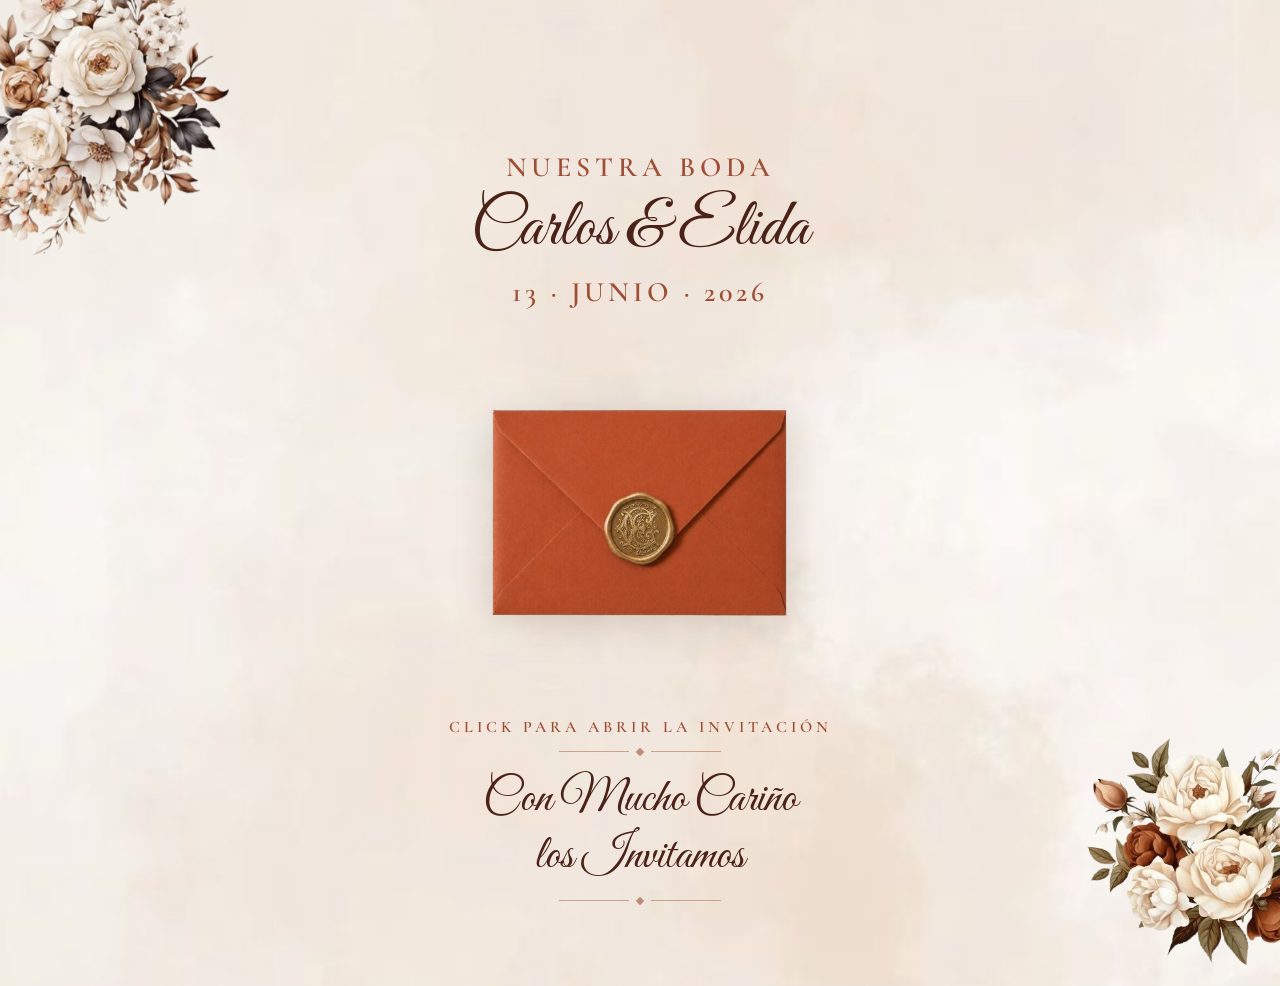
<file: sobre-general.html>
<!doctype html>
<html lang="es">
  <head>
    <meta charset="UTF-8" />
    <meta name="viewport" content="width=device-width, initial-scale=1.0" />

    <!-- Open Graph / WhatsApp Preview -->
    <meta property="og:type" content="website" />
    <meta property="og:url" content="https://bodacarlosyelida.netlify.app/sobre-general.html" />
    <meta property="og:title" content="Carlos &amp; Elida · 13 de Junio 2026" />
    <meta property="og:description" content="Con Mucho Cariño los Invitamos 💌" />
    <meta property="og:image" content="https://bodacarlosyelida.netlify.app/assets/img/novios/foto4.JPG" />
    <meta property="og:image:width" content="1200" />
    <meta property="og:image:height" content="630" />
    <meta property="og:locale" content="es_GT" />
    <meta name="twitter:card" content="summary_large_image" />
    <meta name="twitter:title" content="Carlos &amp; Elida · 13 de Junio 2026" />
    <meta name="twitter:description" content="Con Mucho Cariño los Invitamos 💌" />
    <meta name="twitter:image" content="https://bodacarlosyelida.netlify.app/assets/img/novios/foto4.JPG" />

    <link rel="preconnect" href="https://fonts.googleapis.com" />
    <link rel="preconnect" href="https://fonts.gstatic.com" crossorigin />
    <link href="https://fonts.googleapis.com/css2?family=Great+Vibes&family=Cormorant+Garamond:ital,wght@0,300;0,400;0,600;1,300;1,400&display=swap" rel="stylesheet" />
    <title>Boda Carlos &amp; Elida</title>

    <style>
      *, *::before, *::after { box-sizing: border-box; margin: 0; padding: 0; }

      :root {
        --terracota: #9e4e35;
        --terracota-dark: #4a2218;
        --sobre-w: clamp(180px, 62vw, 340px);
      }

      html { height: 100%; }

      body {
        min-height: 100dvh;
        width: 100%;
        overflow-x: hidden;
        overflow-y: auto;
        font-family: 'Cormorant Garamond', Georgia, serif;
        background-color: #f5ece3;
        background-image: url('./assets/img/fondos/fondo1.jpg');
        background-size: cover;
        background-position: center center;
        background-repeat: no-repeat;
        background-attachment: fixed;
      }

      .flor-izq {
        position: fixed;
        top: clamp(-180px, -28vw, -100px);
        left: clamp(-70px, -10vw, -40px);
        width: clamp(130px, 42vw, 300px);
        height: auto;
        pointer-events: none;
        z-index: 0;
        transform: scaleX(-1);
      }

      .flor-der {
        position: fixed;
        bottom: clamp(-80px, -12vw, -40px);
        right: clamp(-50px, -8vw, -20px);
        width: clamp(120px, 40vw, 250px);
        height: auto;
        pointer-events: none;
        z-index: 0;
      }

      .pagina {
        position: relative;
        z-index: 1;
        min-height: 100dvh;
        display: flex;
        flex-direction: column;
        align-items: center;
        justify-content: center;
        text-align: center;
        padding: clamp(80px, 18vw, 150px) 24px clamp(40px, 8vw, 80px);
        gap: clamp(2px, 1.2vw, 10px);
      }

      .pretitulo {
        font-size: clamp(0.9rem, 3.8vw, 1.74rem);
        font-weight: 600;
        letter-spacing: 5px;
        text-transform: uppercase;
        color: var(--terracota);
        animation: fadeDown 1s cubic-bezier(0.16, 1, 0.3, 1) both;
      }

      .nombres {
        font-family: 'Great Vibes', cursive;
        font-size: clamp(2.6rem, 16vw, 4.2rem);
        color: var(--terracota-dark);
        line-height: 1.05;
        animation: fadeDown 1s cubic-bezier(0.16, 1, 0.3, 1) 0.1s both;
      }

      .fecha {
        font-size: clamp(0.9rem, 3.8vw, 1.76rem);
        font-weight: 600;
        letter-spacing: 4px;
        text-transform: uppercase;
        color: var(--terracota);
        animation: fadeDown 1s cubic-bezier(0.16, 1, 0.3, 1) 0.2s both;
      }

      .sobre-wrapper {
        position: relative;
        display: inline-block;
        margin-top: clamp(8px, 2.5vw, 24px);
        animation: fadeUp 1.1s cubic-bezier(0.16, 1, 0.3, 1) 0.3s both;
      }

      .sobre-img {
        width: var(--sobre-w);
        height: auto;
        display: block;
        filter: drop-shadow(0 6px 20px rgba(92, 53, 40, 0.22));
        pointer-events: none;
      }

      .boton-area {
        position: absolute;
        top: 35%;
        left: 50%;
        transform: translateX(-50%);
        width: 28%;
        aspect-ratio: 1;
        border-radius: 50%;
        cursor: pointer;
        z-index: 2;
        -webkit-tap-highlight-color: transparent;
        transition: transform 0.22s cubic-bezier(0.16, 1, 0.3, 1);
      }

      .boton-area:hover  { transform: translateX(-50%) scale(1.08); }
      .boton-area:active { transform: translateX(-50%) scale(0.95); }
      .boton-area:focus-visible {
        outline: 2px solid var(--terracota);
        outline-offset: 4px;
      }

      .reservado-bloque {
        display: flex;
        flex-direction: column;
        align-items: center;
        gap: clamp(6px, 2vw, 10px);
        margin-top: clamp(14px, 4vw, 24px);
        animation: fadeUp 1.1s cubic-bezier(0.16, 1, 0.3, 1) 0.5s both;
      }

      .click-texto {
        font-size: clamp(0.72rem, 2.8vw, 1rem);
        font-weight: 600;
        letter-spacing: 4px;
        text-transform: uppercase;
        color: var(--terracota);
      }

      .mensaje-principal {
        font-family: 'Great Vibes', cursive;
        font-size: clamp(2rem, 10vw, 3rem);
        color: var(--terracota-dark);
        line-height: 1.2;
        margin-top: 4px;
      }

      .ornamento {
        display: flex;
        align-items: center;
        gap: 8px;
        margin: 2px 0;
      }
      .ornamento-linea {
        width: clamp(40px, 10vw, 70px);
        height: 1px;
        background: var(--terracota);
        opacity: 0.45;
      }
      .ornamento-rombo {
        width: 6px;
        height: 6px;
        background: var(--terracota);
        opacity: 0.6;
        transform: rotate(45deg);
      }

      @keyframes fadeDown {
        from { opacity: 0; transform: translateY(-16px); }
        to   { opacity: 1; transform: translateY(0); }
      }

      @keyframes fadeUp {
        from { opacity: 0; transform: translateY(22px); }
        to   { opacity: 1; transform: translateY(0); }
      }

      @media (prefers-reduced-motion: reduce) {
        *, *::before, *::after {
          animation-duration: 0.01ms !important;
          transition-duration: 0.01ms !important;
        }
      }

      @media (max-height: 700px) {
        .pagina { padding-top: clamp(60px, 12vw, 90px); gap: 2px; }
        .sobre-wrapper    { margin-top: 6px; }
        .reservado-bloque { margin-top: 8px; gap: 4px; }
      }
    </style>
  </head>

  <body>

    <img src="./assets/img/sobre/flor1.png" alt="" class="flor-izq" aria-hidden="true" />
    <img src="./assets/img/sobre/flor2.png" alt="" class="flor-der" aria-hidden="true" />

    <div class="pagina">

      <p class="pretitulo">Nuestra Boda</p>
      <p class="nombres">Carlos &amp; Elida</p>
      <p class="fecha">13 &middot; Junio &middot; 2026</p>

      <div class="sobre-wrapper">
        <img
          src="./assets/img/sobre/sobre2.png"
          alt="Sobre de invitación de boda"
          class="sobre-img"
          width="340"
          height="221"
          loading="eager"
        />
        <a
          href="./invitacion-boda.html"
          class="boton-area"
          aria-label="Abrir invitación de boda"
          tabindex="0"
        ></a>
      </div>

      <div class="reservado-bloque">
        <p class="click-texto">Click para abrir la invitación</p>
        <div class="ornamento">
          <div class="ornamento-linea"></div>
          <div class="ornamento-rombo"></div>
          <div class="ornamento-linea"></div>
        </div>
        <p class="mensaje-principal">Con Mucho Cariño<br>los Invitamos</p>
        <div class="ornamento">
          <div class="ornamento-linea"></div>
          <div class="ornamento-rombo"></div>
          <div class="ornamento-linea"></div>
        </div>
      </div>

    </div>

  </body>
</html>
</file>
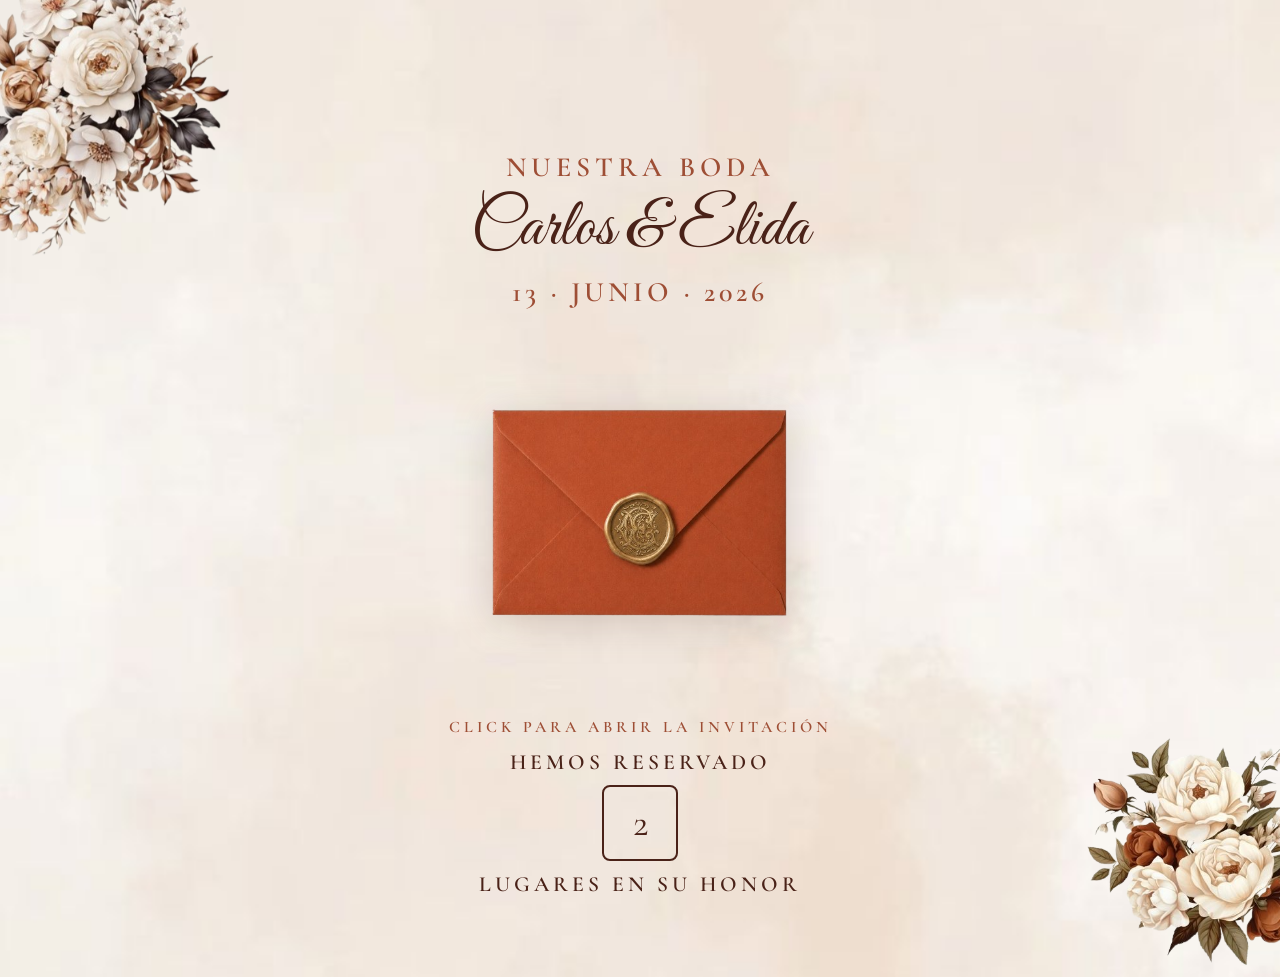
<file: sobre.html>
<!doctype html>
<html lang="es">
  <head>
    <meta charset="UTF-8" />
    <meta name="viewport" content="width=device-width, initial-scale=1.0" />

    <!-- Open Graph / WhatsApp Preview -->
    <meta property="og:type" content="website" />
    <meta property="og:url" content="https://bodacarlosyelida.netlify.app/sobre.html" />
    <meta property="og:title" content="Carlos &amp; Elida · 13 de Junio 2026" />
    <meta property="og:description" content="Hemos reservado 2 lugares en su honor 💌" />
    <meta property="og:image" content="https://bodacarlosyelida.netlify.app/assets/img/novios/foto4.JPG" />
    <meta property="og:image:width" content="1200" />
    <meta property="og:image:height" content="630" />
    <meta property="og:locale" content="es_GT" />
    <meta name="twitter:card" content="summary_large_image" />
    <meta name="twitter:title" content="Carlos &amp; Elida · 13 de Junio 2026" />
    <meta name="twitter:description" content="Hemos reservado 2 lugares en su honor 💌" />
    <meta name="twitter:image" content="https://bodacarlosyelida.netlify.app/assets/img/novios/foto4.JPG" />

    <link rel="preconnect" href="https://fonts.googleapis.com" />
    <link rel="preconnect" href="https://fonts.gstatic.com" crossorigin />
    <link href="https://fonts.googleapis.com/css2?family=Great+Vibes&family=Cormorant+Garamond:ital,wght@0,300;0,400;0,600;1,300;1,400&display=swap" rel="stylesheet" />
    <title>Boda Carlos &amp; Elida</title>

    <style>
      *, *::before, *::after { box-sizing: border-box; margin: 0; padding: 0; }

      :root {
        --terracota: #9e4e35;
        --terracota-dark: #4a2218;
        --sobre-w: clamp(180px, 62vw, 340px);
      }

      html { height: 100%; }

      body {
        min-height: 100dvh;
        width: 100%;
        overflow-x: hidden;
        overflow-y: auto;
        font-family: 'Cormorant Garamond', Georgia, serif;
        background-color: #f5ece3;
        background-image: url('./assets/img/fondos/fondo1.jpg');
        background-size: cover;
        background-position: center center;
        background-repeat: no-repeat;
        background-attachment: fixed;
      }

      .flor-izq {
        position: fixed;
        top: clamp(-180px, -28vw, -100px);
        left: clamp(-70px, -10vw, -40px);
        width: clamp(130px, 42vw, 300px);
        height: auto;
        pointer-events: none;
        z-index: 0;
        transform: scaleX(-1);
      }

      .flor-der {
        position: fixed;
        bottom: clamp(-80px, -12vw, -40px);
        right: clamp(-50px, -8vw, -20px);
        width: clamp(120px, 40vw, 250px);
        height: auto;
        pointer-events: none;
        z-index: 0;
      }

      .pagina {
        position: relative;
        z-index: 1;
        min-height: 100dvh;
        display: flex;
        flex-direction: column;
        align-items: center;
        justify-content: center;
        text-align: center;
        padding: clamp(80px, 18vw, 150px) 24px clamp(40px, 8vw, 80px);
        gap: clamp(2px, 1.2vw, 10px);
      }

      .pretitulo {
        font-size: clamp(0.9rem, 3.8vw, 1.74rem);
        font-weight: 600;
        letter-spacing: 5px;
        text-transform: uppercase;
        color: var(--terracota);
        opacity: 1;
        animation: fadeDown 1s cubic-bezier(0.16, 1, 0.3, 1) both;
      }

      .nombres {
        font-family: 'Great Vibes', cursive;
        font-size: clamp(2.6rem, 16vw, 4.2rem);
        color: var(--terracota-dark);
        line-height: 1.05;
        animation: fadeDown 1s cubic-bezier(0.16, 1, 0.3, 1) 0.1s both;
      }

      .fecha {
        font-size: clamp(0.9rem, 3.8vw, 1.76rem);
        font-weight: 600;
        letter-spacing: 4px;
        text-transform: uppercase;
        color: var(--terracota);
        opacity: 1;
        animation: fadeDown 1s cubic-bezier(0.16, 1, 0.3, 1) 0.2s both;
      }

      .sobre-wrapper {
        position: relative;
        display: inline-block;
        margin-top: clamp(8px, 2.5vw, 24px);
        animation: fadeUp 1.1s cubic-bezier(0.16, 1, 0.3, 1) 0.3s both;
      }

      .sobre-img {
        width: var(--sobre-w);
        height: auto;
        display: block;
        filter: drop-shadow(0 6px 20px rgba(92, 53, 40, 0.22));
        pointer-events: none;
      }

      .boton-area {
        position: absolute;
        top: 35%;
        left: 50%;
        transform: translateX(-50%);
        width: 28%;
        aspect-ratio: 1;
        border-radius: 50%;
        cursor: pointer;
        z-index: 2;
        -webkit-tap-highlight-color: transparent;
        transition: transform 0.22s cubic-bezier(0.16, 1, 0.3, 1);
      }

      .boton-area:hover  { transform: translateX(-50%) scale(1.08); }
      .boton-area:active { transform: translateX(-50%) scale(0.95); }
      .boton-area:focus-visible {
        outline: 2px solid var(--terracota);
        outline-offset: 4px;
      }

      .reservado-bloque {
        display: flex;
        flex-direction: column;
        align-items: center;
        gap: clamp(6px, 2vw, 10px);
        margin-top: clamp(14px, 4vw, 24px);
        animation: fadeUp 1.1s cubic-bezier(0.16, 1, 0.3, 1) 0.5s both;
      }

      .click-texto {
        font-size: clamp(0.72rem, 2.8vw, 1rem);
        font-weight: 600;
        letter-spacing: 4px;
        text-transform: uppercase;
        color: var(--terracota);
        opacity: 1;
      }

      .reservado-titulo {
        font-size: clamp(0.9rem, 3.5vw, 1.35rem);
        font-weight: 600;
        letter-spacing: 4px;
        text-transform: uppercase;
        color: var(--terracota-dark);
        opacity: 1;
        margin-top: 2px;
      }

      .reservado-numero {
        width: clamp(48px, 13vw, 76px);
        height: clamp(48px, 13vw, 76px);
        border: 2px solid var(--terracota-dark);
        border-radius: 8px;
        display: flex;
        align-items: center;
        justify-content: center;
        font-family: 'Cormorant Garamond', Georgia, serif;
        font-size: clamp(1.4rem, 6vw, 2.4rem);
        font-weight: 400;
        color: var(--terracota-dark);
        opacity: 1;
      }

      .reservado-subtitulo {
        font-size: clamp(0.9rem, 3.5vw, 1.35rem);
        font-weight: 600;
        letter-spacing: 4px;
        text-transform: uppercase;
        color: var(--terracota-dark);
        opacity: 1;
      }

      @keyframes fadeDown {
        from { opacity: 0; transform: translateY(-16px); }
        to   { opacity: 1; transform: translateY(0); }
      }

      @keyframes fadeUp {
        from { opacity: 0; transform: translateY(22px); }
        to   { opacity: 1; transform: translateY(0); }
      }

      @media (prefers-reduced-motion: reduce) {
        *, *::before, *::after {
          animation-duration: 0.01ms !important;
          transition-duration: 0.01ms !important;
        }
      }

      @media (max-height: 700px) {
        .pagina { padding-top: clamp(60px, 12vw, 90px); gap: 2px; }
        .sobre-wrapper    { margin-top: 6px; }
        .reservado-bloque { margin-top: 8px; gap: 4px; }
      }
    </style>
  </head>

  <body>

    <img src="./assets/img/sobre/flor1.png" alt="" class="flor-izq" aria-hidden="true" />
    <img src="./assets/img/sobre/flor2.png" alt="" class="flor-der" aria-hidden="true" />

    <div class="pagina">

      <p class="pretitulo">Nuestra Boda</p>
      <p class="nombres">Carlos &amp; Elida</p>
      <p class="fecha">13 &middot; Junio &middot; 2026</p>

      <div class="sobre-wrapper">
        <img
          src="./assets/img/sobre/sobre2.png"
          alt="Sobre de invitación de boda"
          class="sobre-img"
          width="340"
          height="221"
          loading="eager"
        />
        <a
          href="./invitacion-boda.html"
          class="boton-area"
          aria-label="Abrir invitación de boda"
          tabindex="0"
        ></a>
      </div>

      <div class="reservado-bloque">
        <p class="click-texto">Click para abrir la invitación</p>
        <p class="reservado-titulo">Hemos Reservado</p>
        <div class="reservado-numero">2</div>
        <p class="reservado-subtitulo">Lugares en su Honor</p>
      </div>

    </div>

  </body>
</html>
</file>
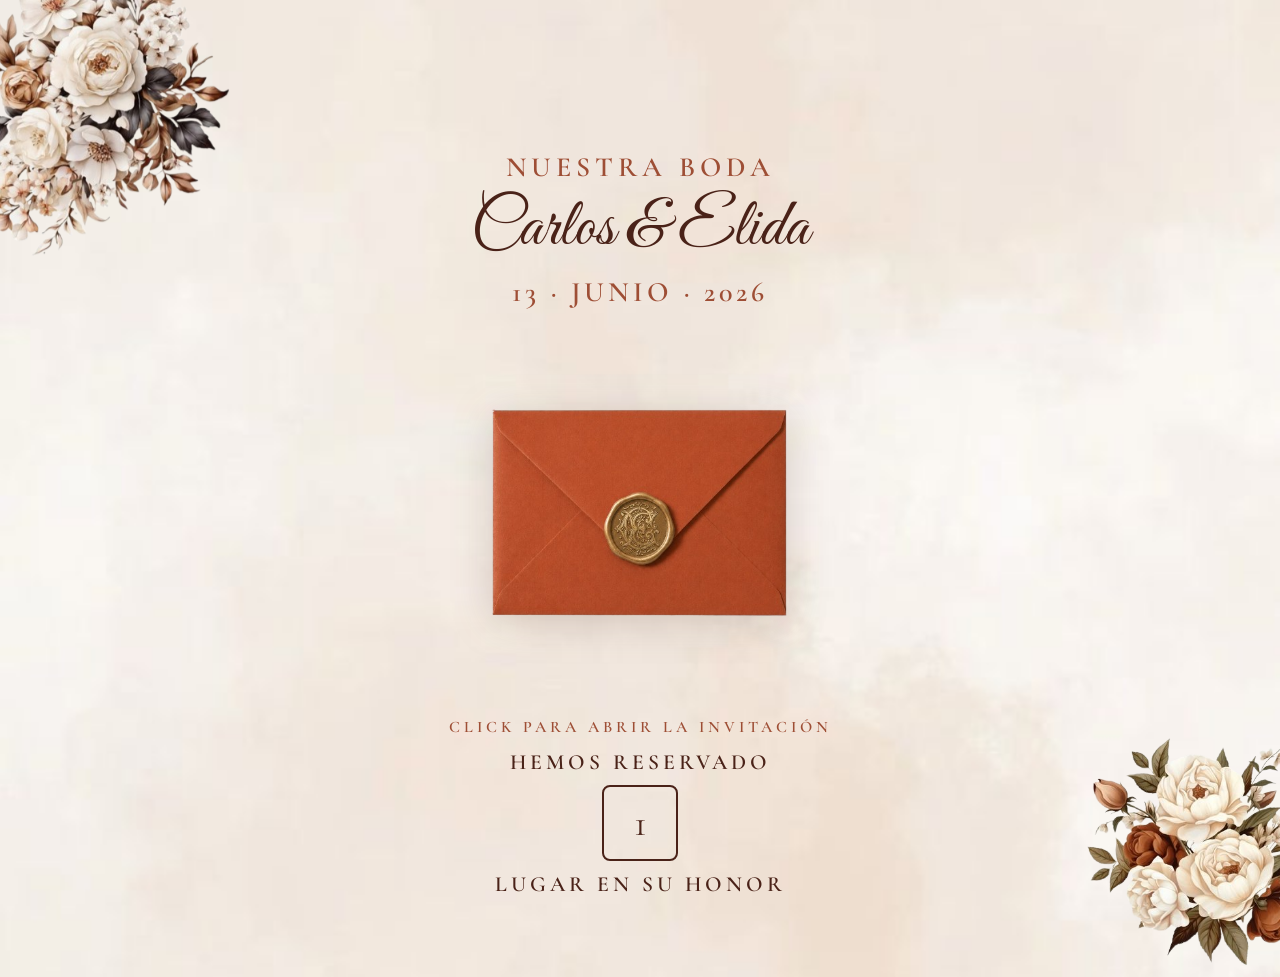
<file: sobre1.html>
<!doctype html>
<html lang="es">
  <head>
    <meta charset="UTF-8" />
    <meta name="viewport" content="width=device-width, initial-scale=1.0" />

    <!-- Open Graph / WhatsApp Preview -->
    <meta property="og:type" content="website" />
    <meta property="og:url" content="https://bodacarlosyelida.netlify.app/sobre1.html" />
    <meta property="og:title" content="Carlos &amp; Elida · 13 de Junio 2026" />
    <meta property="og:description" content="Hemos reservado 1 lugar en tu honor 💌" />
    <meta property="og:image" content="https://bodacarlosyelida.netlify.app/assets/img/novios/foto4.JPG" />
    <meta property="og:image:width" content="1200" />
    <meta property="og:image:height" content="630" />
    <meta property="og:locale" content="es_GT" />
    <meta name="twitter:card" content="summary_large_image" />
    <meta name="twitter:title" content="Carlos &amp; Elida · 13 de Junio 2026" />
    <meta name="twitter:description" content="Hemos reservado 1 lugar en tu honor 💌" />
    <meta name="twitter:image" content="https://bodacarlosyelida.netlify.app/assets/img/novios/foto4.JPG" />

    <link rel="preconnect" href="https://fonts.googleapis.com" />
    <link rel="preconnect" href="https://fonts.gstatic.com" crossorigin />
    <link href="https://fonts.googleapis.com/css2?family=Great+Vibes&family=Cormorant+Garamond:ital,wght@0,300;0,400;0,600;1,300;1,400&display=swap" rel="stylesheet" />
    <title>Boda Carlos &amp; Elida</title>

    <style>
      *, *::before, *::after { box-sizing: border-box; margin: 0; padding: 0; }

      :root {
        --terracota: #9e4e35;
        --terracota-dark: #4a2218;
        --sobre-w: clamp(180px, 62vw, 340px);
      }

      html { height: 100%; }

      body {
        min-height: 100dvh;
        width: 100%;
        overflow-x: hidden;
        overflow-y: auto;
        font-family: 'Cormorant Garamond', Georgia, serif;
        background-color: #f5ece3;
        background-image: url('./assets/img/fondos/fondo1.jpg');
        background-size: cover;
        background-position: center center;
        background-repeat: no-repeat;
        background-attachment: fixed;
      }

      .flor-izq {
        position: fixed;
        top: clamp(-180px, -28vw, -100px);
        left: clamp(-70px, -10vw, -40px);
        width: clamp(130px, 42vw, 300px);
        height: auto;
        pointer-events: none;
        z-index: 0;
        transform: scaleX(-1);
      }

      .flor-der {
        position: fixed;
        bottom: clamp(-80px, -12vw, -40px);
        right: clamp(-50px, -8vw, -20px);
        width: clamp(120px, 40vw, 250px);
        height: auto;
        pointer-events: none;
        z-index: 0;
      }

      .pagina {
        position: relative;
        z-index: 1;
        min-height: 100dvh;
        display: flex;
        flex-direction: column;
        align-items: center;
        justify-content: center;
        text-align: center;
        padding: clamp(80px, 18vw, 150px) 24px clamp(40px, 8vw, 80px);
        gap: clamp(2px, 1.2vw, 10px);
      }

      .pretitulo {
        font-size: clamp(0.9rem, 3.8vw, 1.74rem);
        font-weight: 600;
        letter-spacing: 5px;
        text-transform: uppercase;
        color: var(--terracota);
        opacity: 1;
        animation: fadeDown 1s cubic-bezier(0.16, 1, 0.3, 1) both;
      }

      .nombres {
        font-family: 'Great Vibes', cursive;
        font-size: clamp(2.6rem, 16vw, 4.2rem);
        color: var(--terracota-dark);
        line-height: 1.05;
        animation: fadeDown 1s cubic-bezier(0.16, 1, 0.3, 1) 0.1s both;
      }

      .fecha {
        font-size: clamp(0.9rem, 3.8vw, 1.76rem);
        font-weight: 600;
        letter-spacing: 4px;
        text-transform: uppercase;
        color: var(--terracota);
        opacity: 1;
        animation: fadeDown 1s cubic-bezier(0.16, 1, 0.3, 1) 0.2s both;
      }

      .sobre-wrapper {
        position: relative;
        display: inline-block;
        margin-top: clamp(8px, 2.5vw, 24px);
        animation: fadeUp 1.1s cubic-bezier(0.16, 1, 0.3, 1) 0.3s both;
      }

      .sobre-img {
        width: var(--sobre-w);
        height: auto;
        display: block;
        filter: drop-shadow(0 6px 20px rgba(92, 53, 40, 0.22));
        pointer-events: none;
      }

      .boton-area {
        position: absolute;
        top: 35%;
        left: 50%;
        transform: translateX(-50%);
        width: 28%;
        aspect-ratio: 1;
        border-radius: 50%;
        cursor: pointer;
        z-index: 2;
        -webkit-tap-highlight-color: transparent;
        transition: transform 0.22s cubic-bezier(0.16, 1, 0.3, 1);
      }

      .boton-area:hover  { transform: translateX(-50%) scale(1.08); }
      .boton-area:active { transform: translateX(-50%) scale(0.95); }
      .boton-area:focus-visible {
        outline: 2px solid var(--terracota);
        outline-offset: 4px;
      }

      .reservado-bloque {
        display: flex;
        flex-direction: column;
        align-items: center;
        gap: clamp(6px, 2vw, 10px);
        margin-top: clamp(14px, 4vw, 24px);
        animation: fadeUp 1.1s cubic-bezier(0.16, 1, 0.3, 1) 0.5s both;
      }

      .click-texto {
        font-size: clamp(0.72rem, 2.8vw, 1rem);
        font-weight: 600;
        letter-spacing: 4px;
        text-transform: uppercase;
        color: var(--terracota);
        opacity: 1;
      }

      .reservado-titulo {
        font-size: clamp(0.9rem, 3.5vw, 1.35rem);
        font-weight: 600;
        letter-spacing: 4px;
        text-transform: uppercase;
        color: var(--terracota-dark);
        opacity: 1;
        margin-top: 2px;
      }

      .reservado-numero {
        width: clamp(48px, 13vw, 76px);
        height: clamp(48px, 13vw, 76px);
        border: 2px solid var(--terracota-dark);
        border-radius: 8px;
        display: flex;
        align-items: center;
        justify-content: center;
        font-family: 'Cormorant Garamond', Georgia, serif;
        font-size: clamp(1.4rem, 6vw, 2.4rem);
        font-weight: 400;
        color: var(--terracota-dark);
        opacity: 1;
      }

      .reservado-subtitulo {
        font-size: clamp(0.9rem, 3.5vw, 1.35rem);
        font-weight: 600;
        letter-spacing: 4px;
        text-transform: uppercase;
        color: var(--terracota-dark);
        opacity: 1;
      }

      @keyframes fadeDown {
        from { opacity: 0; transform: translateY(-16px); }
        to   { opacity: 1; transform: translateY(0); }
      }

      @keyframes fadeUp {
        from { opacity: 0; transform: translateY(22px); }
        to   { opacity: 1; transform: translateY(0); }
      }

      @media (prefers-reduced-motion: reduce) {
        *, *::before, *::after {
          animation-duration: 0.01ms !important;
          transition-duration: 0.01ms !important;
        }
      }

      @media (max-height: 700px) {
        .pagina { padding-top: clamp(60px, 12vw, 90px); gap: 2px; }
        .sobre-wrapper    { margin-top: 6px; }
        .reservado-bloque { margin-top: 8px; gap: 4px; }
      }
    </style>
  </head>

  <body>

    <img src="./assets/img/sobre/flor1.png" alt="" class="flor-izq" aria-hidden="true" />
    <img src="./assets/img/sobre/flor2.png" alt="" class="flor-der" aria-hidden="true" />

    <div class="pagina">

      <p class="pretitulo">Nuestra Boda</p>
      <p class="nombres">Carlos &amp; Elida</p>
      <p class="fecha">13 &middot; Junio &middot; 2026</p>

      <div class="sobre-wrapper">
        <img
          src="./assets/img/sobre/sobre2.png"
          alt="Sobre de invitación de boda"
          class="sobre-img"
          width="340"
          height="221"
          loading="eager"
        />
        <a
          href="./invitacion-boda.html"
          class="boton-area"
          aria-label="Abrir invitación de boda"
          tabindex="0"
        ></a>
      </div>

      <div class="reservado-bloque">
        <p class="click-texto">Click para abrir la invitación</p>
        <p class="reservado-titulo">Hemos Reservado</p>
        <div class="reservado-numero">1</div>
        <p class="reservado-subtitulo">Lugar en su Honor</p>
      </div>

    </div>

  </body>
</html>
</file>
